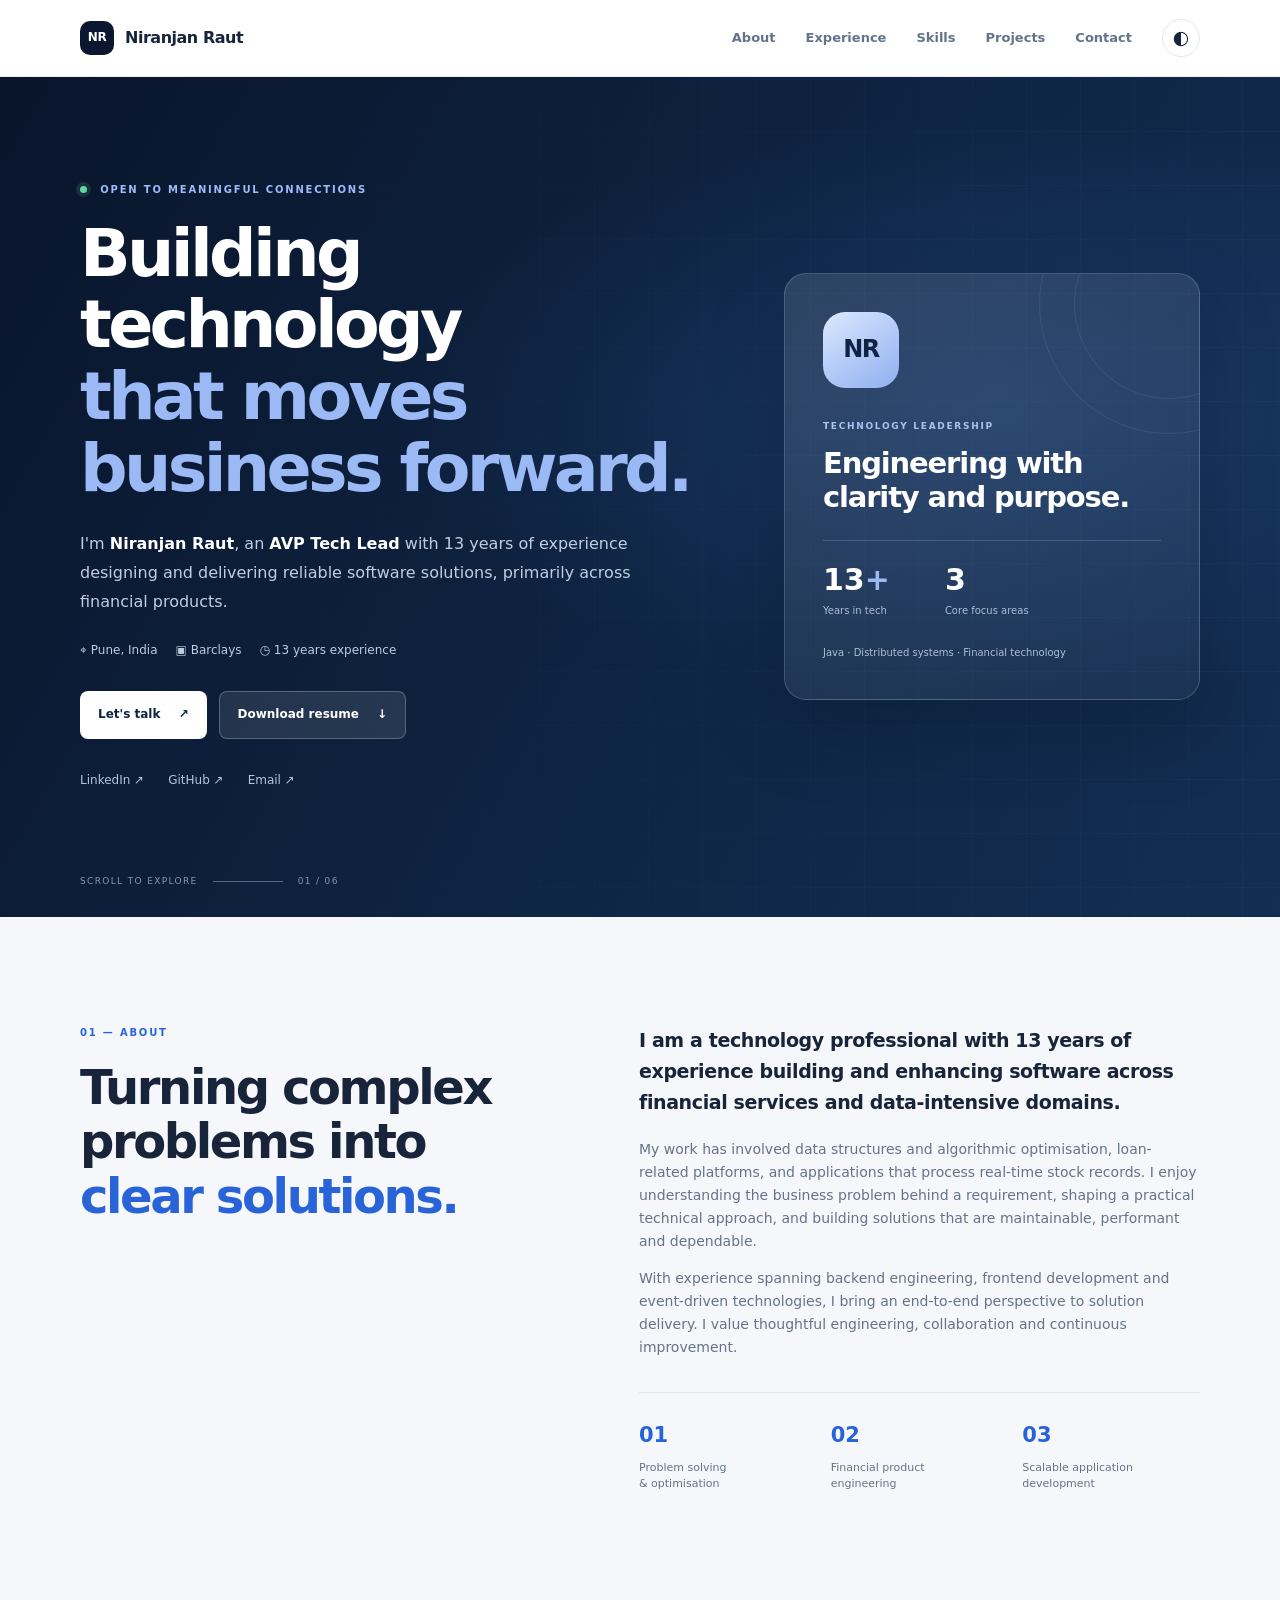
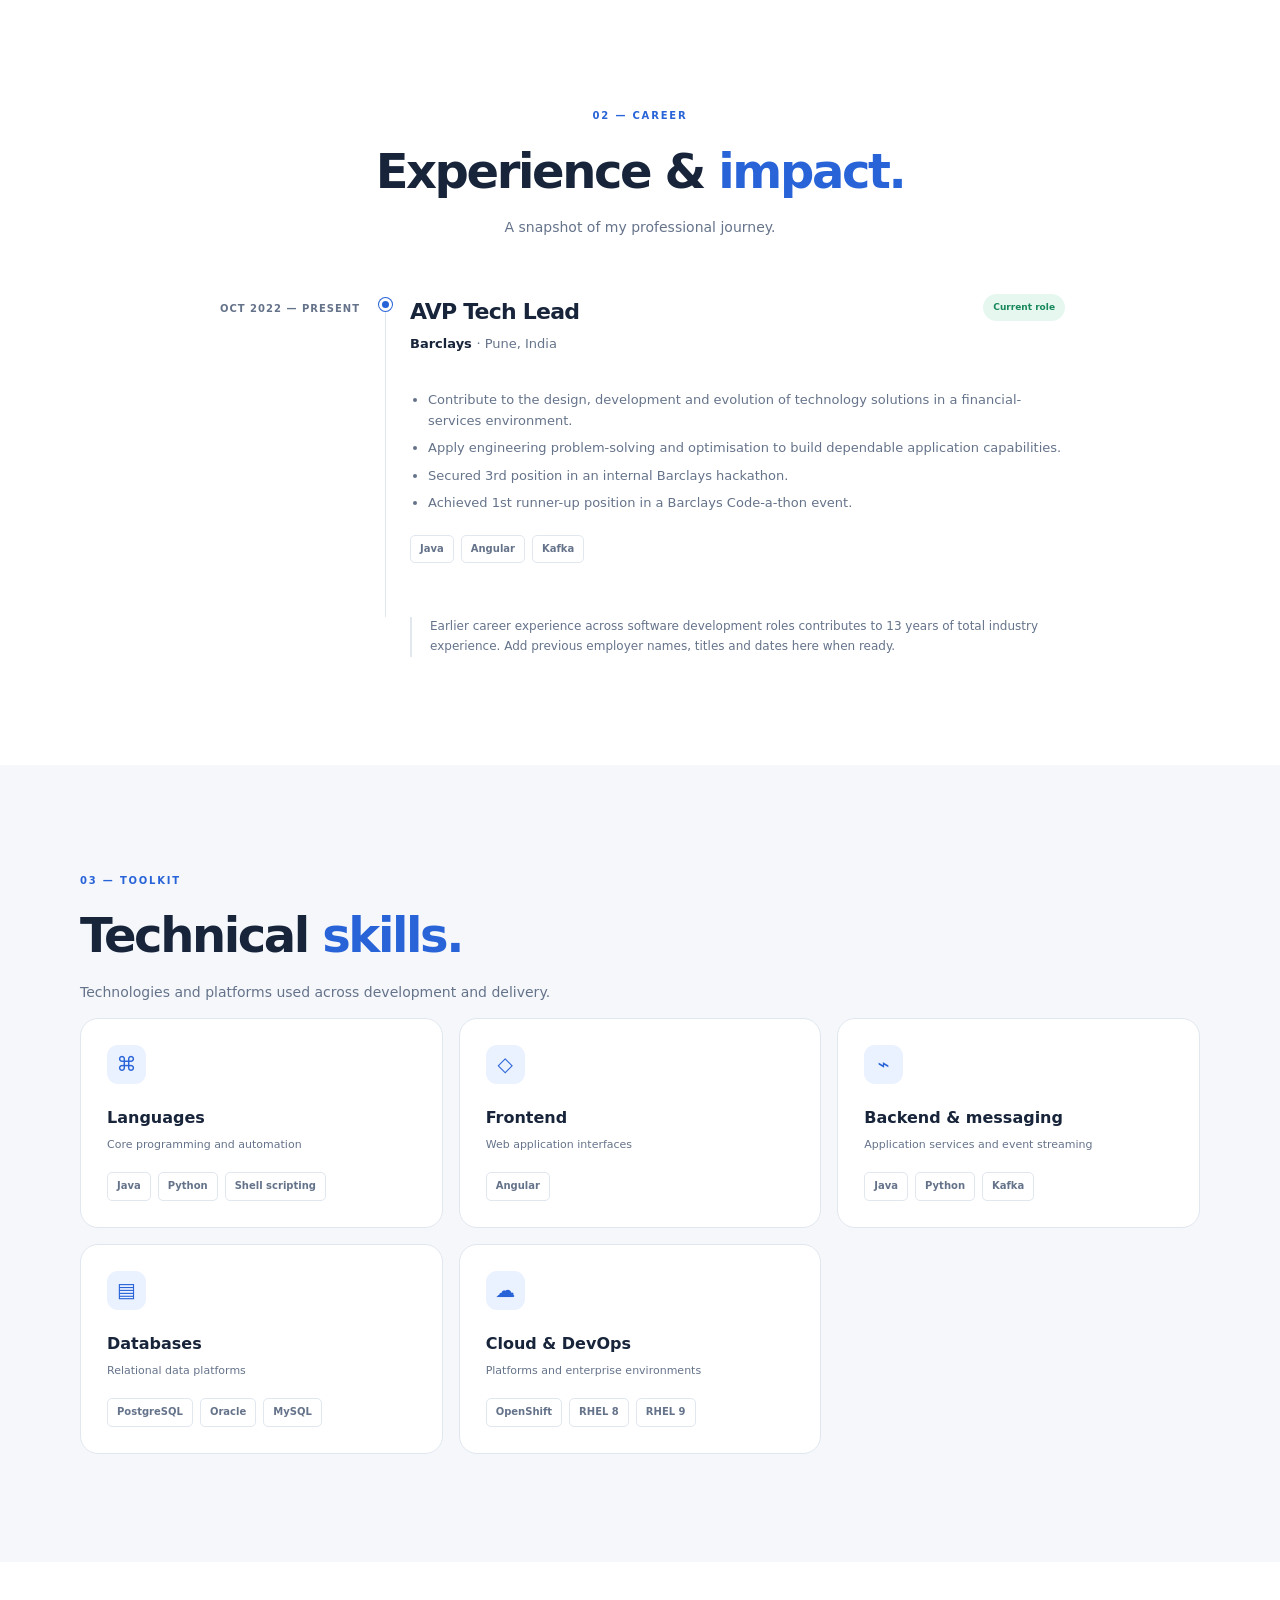
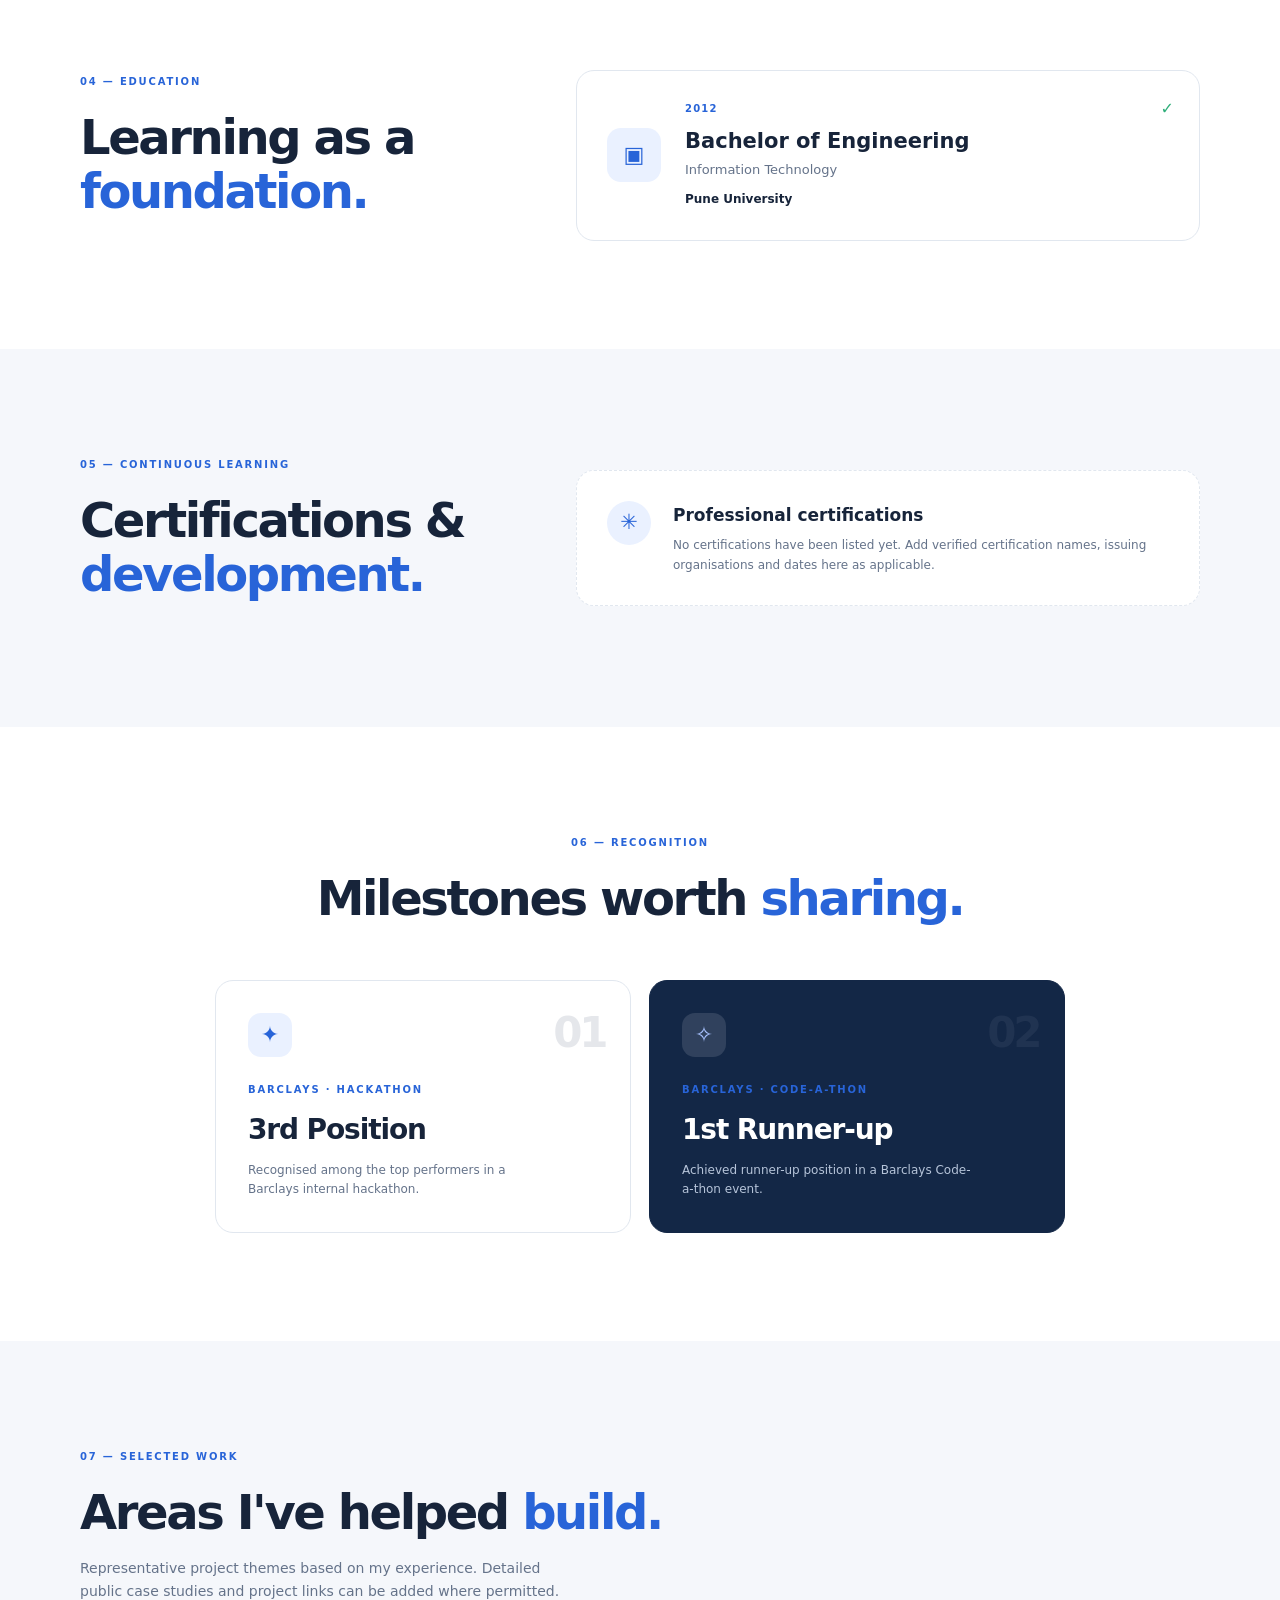
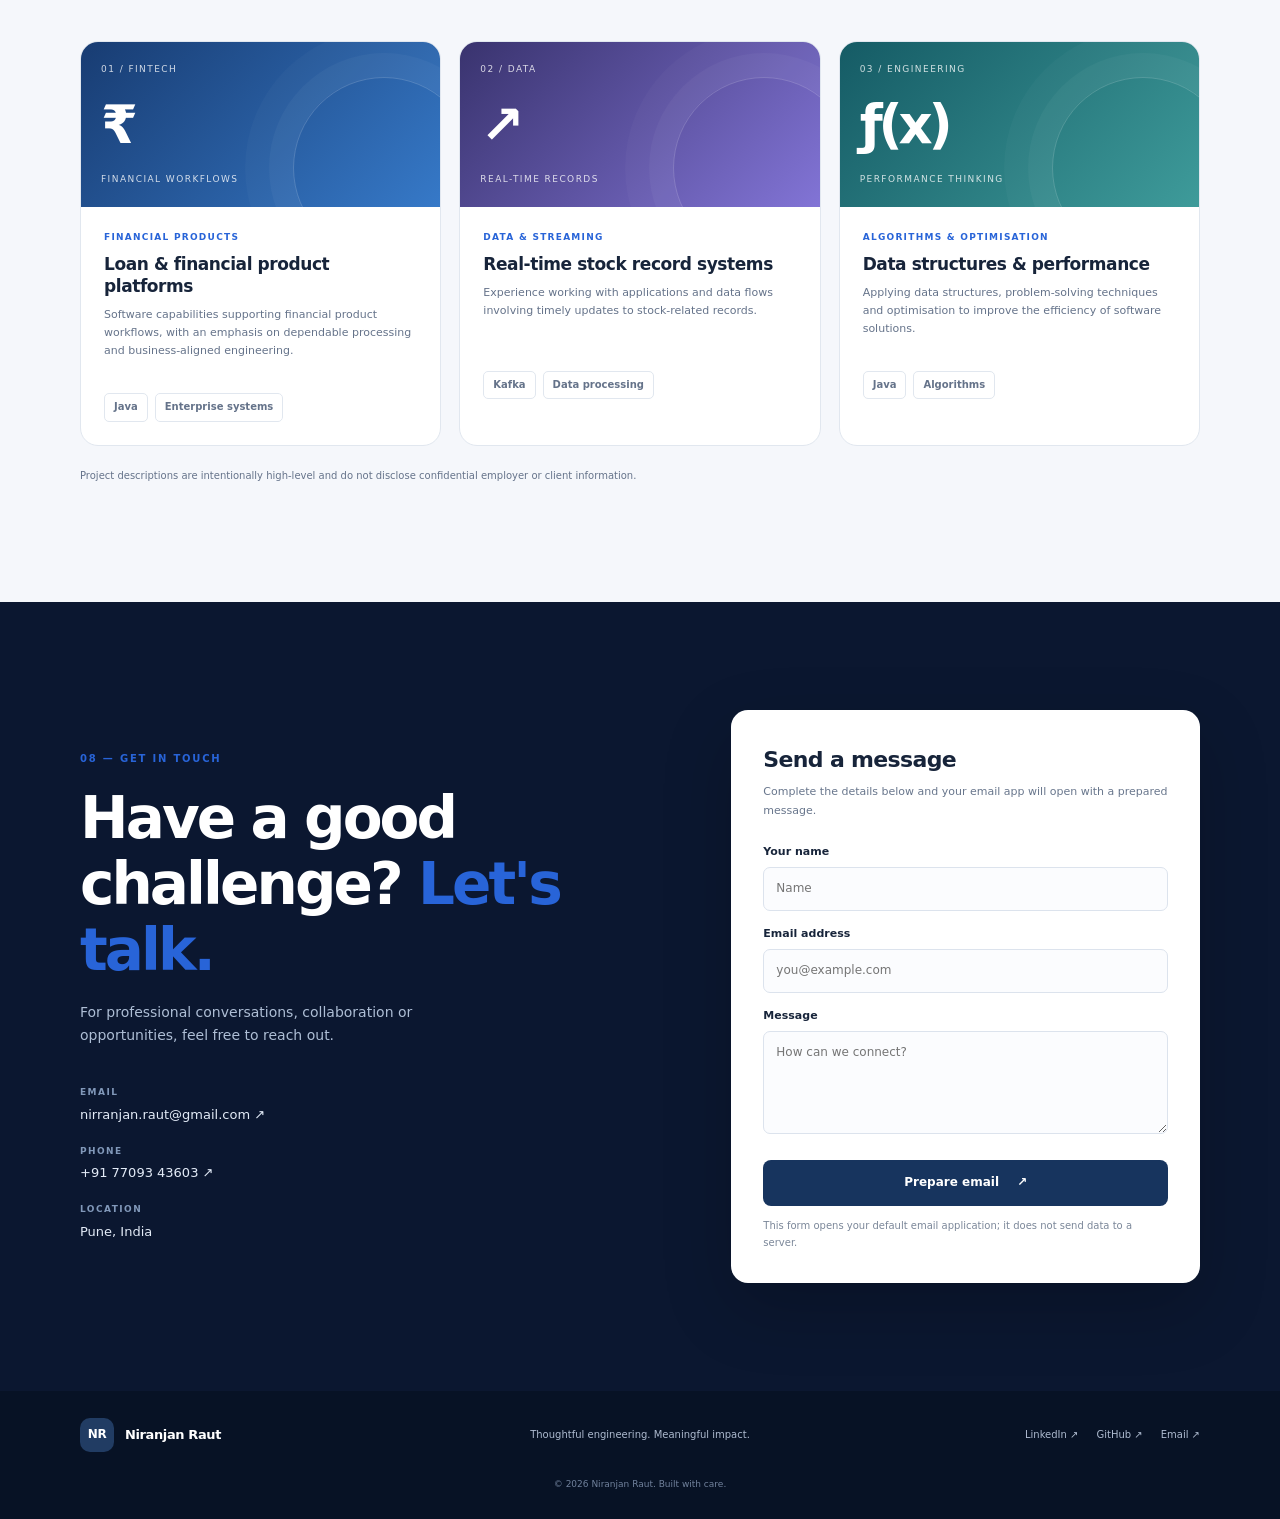
<file: index.html>
<!doctype html>
<html lang="en">
<head>
  <meta charset="utf-8">
  <meta name="viewport" content="width=device-width, initial-scale=1">
  <meta name="theme-color" content="#0b1730">
  <title>Niranjan Raut | AVP Tech Lead</title>
  <meta name="description" content="Portfolio of Niranjan Raut, AVP Tech Lead with 13 years of experience building financial technology solutions using Java, Angular, Kafka and more.">
  <meta property="og:type" content="website">
  <meta property="og:title" content="Niranjan Raut | AVP Tech Lead">
  <meta property="og:description" content="Technology leader with 13 years of experience in financial products, backend engineering and scalable applications.">
  <meta property="og:url" content="https://nirranjanraut.github.io/">
  <meta property="og:image" content="assets/og-preview.svg">
  <meta name="twitter:card" content="summary_large_image">
  <meta name="twitter:title" content="Niranjan Raut | AVP Tech Lead">
  <meta name="twitter:description" content="Technology leader with 13 years of experience in financial technology.">
  <link rel="icon" type="image/svg+xml" href="assets/favicon.svg">
  <link rel="stylesheet" href="styles.css">
  <script>document.documentElement.classList.add('js');</script>
</head>
<body>
  <a class="skip-link" href="#main">Skip to content</a>
  <header class="site-header">
    <nav class="nav container" aria-label="Main navigation">
      <a class="brand" href="#home" aria-label="Niranjan Raut home"><span class="brand-mark">NR</span><span>Niranjan Raut</span></a>
      <button class="menu-toggle" type="button" aria-label="Open navigation menu" aria-expanded="false" aria-controls="nav-links"><span></span><span></span><span></span></button>
      <div class="nav-links" id="nav-links">
        <a href="#about">About</a><a href="#experience">Experience</a><a href="#skills">Skills</a><a href="#projects">Projects</a><a href="#contact">Contact</a>
        <button class="theme-toggle" type="button" aria-label="Switch to dark mode" title="Toggle color theme"><span class="theme-icon" aria-hidden="true">◐</span></button>
      </div>
    </nav>
  </header>

  <main id="main">
    <section class="hero section" id="home">
      <div class="container hero-grid">
        <div class="hero-copy reveal">
          <p class="eyebrow"><span class="status-dot"></span> OPEN TO MEANINGFUL CONNECTIONS</p>
          <h1>Building technology<br><span>that moves business forward.</span></h1>
          <p class="hero-intro">I'm <strong>Niranjan Raut</strong>, an <strong>AVP Tech Lead</strong> with 13 years of experience designing and delivering reliable software solutions, primarily across financial products.</p>
          <div class="hero-meta"><span>⌖ Pune, India</span><span>▣ Barclays</span><span>◷ 13 years experience</span></div>
          <div class="button-row">
            <a class="btn btn-primary" href="#contact">Let's talk <span aria-hidden="true">↗</span></a>
            <button class="btn btn-secondary" id="print-resume" type="button">Download resume <span aria-hidden="true">↓</span></button>
          </div>
          <div class="social-row" aria-label="Social profiles">
            <a href="https://www.linkedin.com/in/nirranjanraut/" target="_blank" rel="noopener noreferrer">LinkedIn ↗</a>
            <a href="https://github.com/nirranjanraut" target="_blank" rel="noopener noreferrer">GitHub ↗</a>
            <a href="mailto:nirranjan.raut@gmail.com">Email ↗</a>
          </div>
        </div>
        <aside class="hero-card reveal" aria-label="Professional profile snapshot">
          <div class="card-orbit orbit-one"></div><div class="card-orbit orbit-two"></div>
          <div class="profile-monogram">NR</div>
          <p class="card-kicker">TECHNOLOGY LEADERSHIP</p>
          <h2>Engineering with<br>clarity and purpose.</h2>
          <div class="card-divider"></div>
          <div class="stat-grid"><div><strong>13<span>+</span></strong><small>Years in tech</small></div><div><strong>3</strong><small>Core focus areas</small></div></div>
          <p class="card-foot">Java · Distributed systems · Financial technology</p>
        </aside>
      </div>
      <div class="hero-bottom container"><span>SCROLL TO EXPLORE</span><span class="scroll-line"></span><span>01 / 06</span></div>
    </section>

    <section class="section section-light" id="about">
      <div class="container two-column">
        <div class="section-heading reveal"><p class="eyebrow">01 — ABOUT</p><h2>Turning complex<br>problems into <em>clear solutions.</em></h2></div>
        <div class="about-copy reveal">
          <p class="lead">I am a technology professional with 13 years of experience building and enhancing software across financial services and data-intensive domains.</p>
          <p>My work has involved data structures and algorithmic optimisation, loan-related platforms, and applications that process real-time stock records. I enjoy understanding the business problem behind a requirement, shaping a practical technical approach, and building solutions that are maintainable, performant and dependable.</p>
          <p>With experience spanning backend engineering, frontend development and event-driven technologies, I bring an end-to-end perspective to solution delivery. I value thoughtful engineering, collaboration and continuous improvement.</p>
          <div class="about-highlights"><div><strong>01</strong><span>Problem solving<br>& optimisation</span></div><div><strong>02</strong><span>Financial product<br>engineering</span></div><div><strong>03</strong><span>Scalable application<br>development</span></div></div>
        </div>
      </div>
    </section>

    <section class="section" id="experience">
      <div class="container">
        <div class="section-heading centered reveal"><p class="eyebrow">02 — CAREER</p><h2>Experience & <em>impact.</em></h2><p>A snapshot of my professional journey.</p></div>
        <div class="timeline">
          <article class="timeline-item reveal">
            <div class="timeline-date">OCT 2022 — PRESENT</div>
            <div class="timeline-marker"></div>
            <div class="timeline-content">
              <div class="experience-top"><div><h3>AVP Tech Lead</h3><p class="company">Barclays <span>· Pune, India</span></p></div><span class="current-pill">Current role</span></div>
              <ul><li>Contribute to the design, development and evolution of technology solutions in a financial-services environment.</li><li>Apply engineering problem-solving and optimisation to build dependable application capabilities.</li><li>Secured 3rd position in an internal Barclays hackathon.</li><li>Achieved 1st runner-up position in a Barclays Code-a-thon event.</li></ul>
              <div class="tag-list"><span>Java</span><span>Angular</span><span>Kafka</span></div>
            </div>
          </article>
          <p class="timeline-note">Earlier career experience across software development roles contributes to 13 years of total industry experience. Add previous employer names, titles and dates here when ready.</p>
        </div>
      </div>
    </section>

    <section class="section section-light" id="skills">
      <div class="container">
        <div class="section-heading reveal"><p class="eyebrow">03 — TOOLKIT</p><h2>Technical <em>skills.</em></h2><p>Technologies and platforms used across development and delivery.</p></div>
        <div class="skills-grid">
          <article class="skill-card reveal"><div class="skill-icon" aria-hidden="true">⌘</div><h3>Languages</h3><p>Core programming and automation</p><div class="tag-list"><span>Java</span><span>Python</span><span>Shell scripting</span></div></article>
          <article class="skill-card reveal"><div class="skill-icon" aria-hidden="true">◇</div><h3>Frontend</h3><p>Web application interfaces</p><div class="tag-list"><span>Angular</span></div></article>
          <article class="skill-card reveal"><div class="skill-icon" aria-hidden="true">⌁</div><h3>Backend & messaging</h3><p>Application services and event streaming</p><div class="tag-list"><span>Java</span><span>Python</span><span>Kafka</span></div></article>
          <article class="skill-card reveal"><div class="skill-icon" aria-hidden="true">▤</div><h3>Databases</h3><p>Relational data platforms</p><div class="tag-list"><span>PostgreSQL</span><span>Oracle</span><span>MySQL</span></div></article>
          <article class="skill-card reveal"><div class="skill-icon" aria-hidden="true">☁</div><h3>Cloud & DevOps</h3><p>Platforms and enterprise environments</p><div class="tag-list"><span>OpenShift</span><span>RHEL 8</span><span>RHEL 9</span></div></article>
        </div>
      </div>
    </section>

    <section class="section" id="education">
      <div class="container education-layout">
        <div class="section-heading reveal"><p class="eyebrow">04 — EDUCATION</p><h2>Learning as a<br><em>foundation.</em></h2></div>
        <article class="education-card reveal"><div class="education-icon" aria-hidden="true">▣</div><div><p class="education-year">2012</p><h3>Bachelor of Engineering</h3><p class="degree">Information Technology</p><p class="institution">Pune University</p></div><span class="education-check" aria-hidden="true">✓</span></article>
      </div>
    </section>

    <section class="section section-light" id="certifications">
      <div class="container cert-layout">
        <div class="section-heading reveal"><p class="eyebrow">05 — CONTINUOUS LEARNING</p><h2>Certifications &<br><em>development.</em></h2></div>
        <div class="cert-placeholder reveal"><span class="cert-symbol" aria-hidden="true">✳</span><div><h3>Professional certifications</h3><p>No certifications have been listed yet. Add verified certification names, issuing organisations and dates here as applicable.</p></div></div>
      </div>
    </section>

    <section class="section" id="achievements">
      <div class="container">
        <div class="section-heading centered reveal"><p class="eyebrow">06 — RECOGNITION</p><h2>Milestones worth <em>sharing.</em></h2></div>
        <div class="achievement-grid">
          <article class="achievement-card reveal"><span class="achievement-number">01</span><span class="achievement-award" aria-hidden="true">✦</span><p class="eyebrow">BARCLAYS · HACKATHON</p><h3>3rd Position</h3><p>Recognised among the top performers in a Barclays internal hackathon.</p></article>
          <article class="achievement-card featured reveal"><span class="achievement-number">02</span><span class="achievement-award" aria-hidden="true">✧</span><p class="eyebrow">BARCLAYS · CODE-A-THON</p><h3>1st Runner-up</h3><p>Achieved runner-up position in a Barclays Code-a-thon event.</p></article>
        </div>
      </div>
    </section>

    <section class="section section-light" id="projects">
      <div class="container">
        <div class="section-heading reveal"><p class="eyebrow">07 — SELECTED WORK</p><h2>Areas I've helped <em>build.</em></h2><p>Representative project themes based on my experience. Detailed public case studies and project links can be added where permitted.</p></div>
        <div class="projects-grid">
          <article class="project-card reveal"><div class="project-visual visual-blue"><span>01 / FINTECH</span><b>₹</b><i>FINANCIAL WORKFLOWS</i></div><div class="project-body"><p class="project-type">FINANCIAL PRODUCTS</p><h3>Loan & financial product platforms</h3><p>Software capabilities supporting financial product workflows, with an emphasis on dependable processing and business-aligned engineering.</p><div class="tag-list"><span>Java</span><span>Enterprise systems</span></div></div></article>
          <article class="project-card reveal"><div class="project-visual visual-violet"><span>02 / DATA</span><b>↗</b><i>REAL-TIME RECORDS</i></div><div class="project-body"><p class="project-type">DATA & STREAMING</p><h3>Real-time stock record systems</h3><p>Experience working with applications and data flows involving timely updates to stock-related records.</p><div class="tag-list"><span>Kafka</span><span>Data processing</span></div></div></article>
          <article class="project-card reveal"><div class="project-visual visual-teal"><span>03 / ENGINEERING</span><b>ƒ(x)</b><i>PERFORMANCE THINKING</i></div><div class="project-body"><p class="project-type">ALGORITHMS & OPTIMISATION</p><h3>Data structures & performance</h3><p>Applying data structures, problem-solving techniques and optimisation to improve the efficiency of software solutions.</p><div class="tag-list"><span>Java</span><span>Algorithms</span></div></div></article>
        </div>
        <p class="project-disclaimer">Project descriptions are intentionally high-level and do not disclose confidential employer or client information.</p>
      </div>
    </section>

    <section class="section contact-section" id="contact">
      <div class="container contact-grid">
        <div class="section-heading reveal"><p class="eyebrow">08 — GET IN TOUCH</p><h2>Have a good<br>challenge? <em>Let's talk.</em></h2><p>For professional conversations, collaboration or opportunities, feel free to reach out.</p>
          <div class="contact-details"><a href="mailto:nirranjan.raut@gmail.com"><span>EMAIL</span>nirranjan.raut@gmail.com ↗</a><a href="tel:+917709343603"><span>PHONE</span>+91 77093 43603 ↗</a><div><span>LOCATION</span>Pune, India</div></div>
        </div>
        <form class="contact-form reveal" id="contact-form">
          <h3>Send a message</h3><p>Complete the details below and your email app will open with a prepared message.</p>
          <label for="name">Your name</label><input id="name" name="name" type="text" autocomplete="name" placeholder="Name" required>
          <label for="email">Email address</label><input id="email" name="email" type="email" autocomplete="email" placeholder="you@example.com" required>
          <label for="message">Message</label><textarea id="message" name="message" rows="4" placeholder="How can we connect?" required></textarea>
          <button class="btn btn-primary form-submit" type="submit">Prepare email <span aria-hidden="true">↗</span></button>
          <p class="form-note" id="form-note" aria-live="polite">This form opens your default email application; it does not send data to a server.</p>
        </form>
      </div>
    </section>
  </main>

  <footer class="site-footer"><div class="container footer-inner"><a class="brand footer-brand" href="#home"><span class="brand-mark">NR</span><span>Niranjan Raut</span></a><p>Thoughtful engineering. Meaningful impact.</p><div class="footer-links"><a href="https://www.linkedin.com/in/nirranjanraut/" target="_blank" rel="noopener noreferrer" aria-label="LinkedIn profile">LinkedIn ↗</a><a href="https://github.com/nirranjanraut" target="_blank" rel="noopener noreferrer" aria-label="GitHub profile">GitHub ↗</a><a href="mailto:nirranjan.raut@gmail.com">Email ↗</a></div><small>© <span id="year"></span> Niranjan Raut. Built with care.</small></div></footer>
  <script src="script.js"></script>
</body>
</html>
</file>
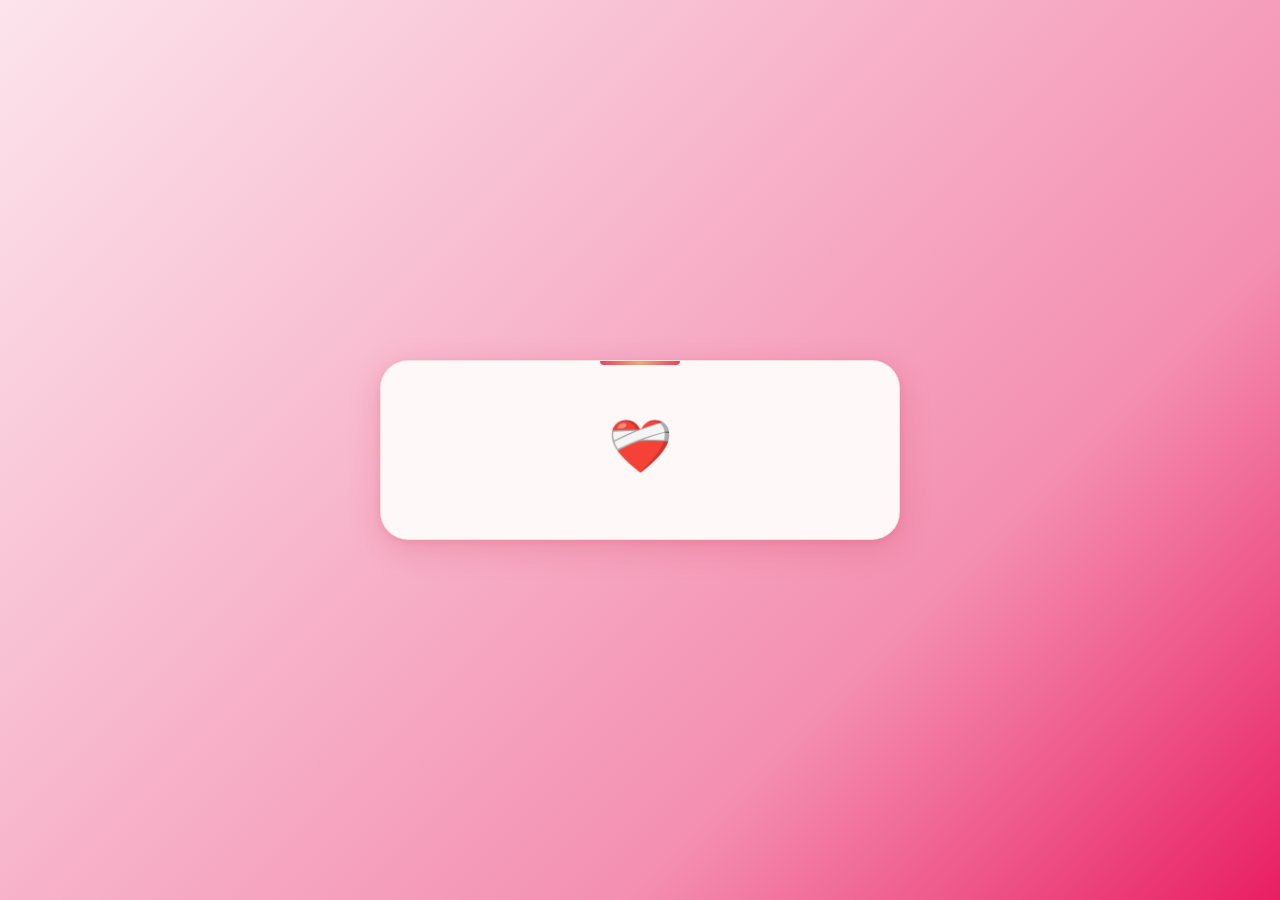
<file: sorry.html>
<!DOCTYPE html>
<html lang="en">
<head>
  <meta charset="UTF-8" />
  <meta name="viewport" content="width=device-width, initial-scale=1.0"/>
  <title>💕</title>
  <link href="https://fonts.googleapis.com/css2?family=Playfair+Display:ital,wght@0,400;0,700;1,400&family=Lato:wght@300;400;700&display=swap" rel="stylesheet"/>
  <style>
    :root {
      --rose:        #e8445a;
      --deep-rose:   #c0294a;
      --blush:       #f7c5cf;
      --petal:       #fde8ec;
      --ivory:       #fff8f9;
      --mauve:       #9c4a5c;
      --dark:        #3b1a22;
      --gold:        #e8a87c;
    }

    *, *::before, *::after { box-sizing: border-box; margin: 0; padding: 0; }

    body {
      min-height: 100vh;
      background: linear-gradient(135deg, #fce4ec 0%, #f8bbd0 35%, #f48fb1 70%, #e91e63 100%);
      display: flex;
      align-items: center;
      justify-content: center;
      font-family: 'Lato', sans-serif;
      overflow: hidden;
      position: relative;
    }

    /* ── Floating hearts background ── */
    .heart-bg { position: fixed; inset: 0; pointer-events: none; z-index: 0; overflow: hidden; }
    .heart-bg span {
      position: absolute;
      font-size: clamp(12px, 2vw, 24px);
      opacity: 0;
      animation: floatUp linear infinite;
      bottom: -60px;
    }
    @keyframes floatUp {
      0%   { transform: translateY(0) rotate(0deg) scale(0.8);  opacity: 0; }
      10%  { opacity: 0.6; }
      90%  { opacity: 0.3; }
      100% { transform: translateY(-110vh) rotate(360deg) scale(1.2); opacity: 0; }
    }

    /* ── Card ── */
    .card {
      position: relative;
      z-index: 10;
      background: var(--ivory);
      border-radius: 28px;
      padding: 52px 48px 44px;
      width: min(520px, 92vw);
      box-shadow:
        0 8px 32px rgba(196, 30, 60, 0.18),
        0 2px 8px  rgba(196, 30, 60, 0.10),
        inset 0 1px 0 rgba(255,255,255,0.9);
      text-align: center;
      animation: cardIn 0.8s cubic-bezier(0.34,1.56,0.64,1) both;
      border: 1.5px solid rgba(232, 68, 90, 0.15);
    }
    @keyframes cardIn {
      from { opacity: 0; transform: translateY(60px) scale(0.88); }
      to   { opacity: 1; transform: translateY(0)   scale(1);    }
    }

    /* decorative top ribbon */
    .card::before {
      content: '';
      position: absolute;
      top: 0; left: 50%;
      transform: translateX(-50%);
      width: 80px; height: 4px;
      background: linear-gradient(90deg, var(--rose), var(--gold), var(--rose));
      border-radius: 0 0 4px 4px;
    }

    .card-icon {
      font-size: 52px;
      margin-bottom: 18px;
      display: block;
      animation: pulse 1.6s ease-in-out infinite;
    }
    @keyframes pulse {
      0%,100% { transform: scale(1);    }
      50%      { transform: scale(1.12); }
    }

    .card-eyebrow {
      font-family: 'Lato', sans-serif;
      font-weight: 300;
      font-size: 11px;
      letter-spacing: 3px;
      text-transform: uppercase;
      color: var(--mauve);
      margin-bottom: 10px;
    }

    .card-title {
      font-family: 'Playfair Display', serif;
      font-size: clamp(22px, 4vw, 30px);
      font-weight: 700;
      color: var(--dark);
      line-height: 1.3;
      margin-bottom: 10px;
    }
    .card-title em {
      font-style: italic;
      color: var(--rose);
    }

    .card-sub {
      font-size: 13px;
      color: #a07080;
      margin-bottom: 36px;
      font-weight: 300;
    }

    /* ── Button row ── */
    .btn-row {
      display: flex;
      gap: 16px;
      justify-content: center;
      flex-wrap: wrap;
      min-height: 56px;
      position: relative;
    }

    /* shared button base */
    .btn {
      padding: 14px 36px;
      border: none;
      border-radius: 50px;
      font-family: 'Lato', sans-serif;
      font-size: 15px;
      font-weight: 700;
      cursor: pointer;
      letter-spacing: 0.5px;
      transition: transform 0.18s, box-shadow 0.18s;
    }

    /* YES – the shy one */
    .btn-no {
      background: linear-gradient(135deg, #fff0f3, #fce4ec);
      color: var(--rose);
      border: 2px solid var(--blush);
      box-shadow: 0 2px 12px rgba(232,68,90,0.10);
      position: relative;      /* detached from flow so it can move freely */
      z-index: 200;
      transition: left 0.08s, top 0.08s, right 0.08s, bottom 0.08s;
      white-space: nowrap;
    }
    .btn-no:hover { cursor: not-allowed; }

    /* YES – the confident one */
    .btn-yes {
      background: linear-gradient(135deg, var(--rose), var(--deep-rose));
      color: #fff;
      box-shadow: 0 6px 20px rgba(232,68,90,0.40);
    }
    .btn-yes:hover {
      transform: translateY(-3px) scale(1.04);
      box-shadow: 0 10px 28px rgba(232,68,90,0.50);
    }
    .btn-yes:active { transform: translateY(0) scale(0.97); }

    /* divider */
    .divider {
      display: flex; align-items: center; gap: 12px;
      margin: 28px 0 0;
      color: #d4a0ac;
      font-size: 11px;
      letter-spacing: 1px;
    }
    .divider::before, .divider::after {
      content: '';
      flex: 1;
      height: 1px;
      background: linear-gradient(90deg, transparent, #f0c0cc, transparent);
    }

    /* ── Popup overlay ── */
    .overlay {
      position: fixed; inset: 0; z-index: 500;
      background: rgba(60, 10, 25, 0.55);
      backdrop-filter: blur(6px);
      display: flex; align-items: center; justify-content: center;
      opacity: 0; pointer-events: none;
      transition: opacity 0.35s;
    }
    .overlay.show { opacity: 1; pointer-events: all; }

    .popup {
      background: var(--ivory);
      border-radius: 24px;
      padding: 44px 40px 36px;
      width: min(400px, 88vw);
      text-align: center;
      box-shadow: 0 24px 60px rgba(196,30,60,0.28);
      transform: scale(0.82) translateY(30px);
      transition: transform 0.4s cubic-bezier(0.34,1.56,0.64,1);
      border: 1.5px solid rgba(232,68,90,0.12);
      position: relative;
    }
    .overlay.show .popup { transform: scale(1) translateY(0); }

    .popup-icon  { font-size: 48px; margin-bottom: 16px; display: block; animation: spin 0.6s 0.3s both; }
    @keyframes spin {
      from { transform: rotate(-20deg) scale(0.6); }
      to   { transform: rotate(0deg)   scale(1);   }
    }

    .popup-title {
      font-family: 'Playfair Display', serif;
      font-size: 24px; font-weight: 700;
      color: var(--dark); margin-bottom: 12px;
    }

    .popup-body {
      font-size: 14px; line-height: 1.7;
      color: #8a5060; margin-bottom: 28px;
      font-weight: 300;
    }
    .popup-body strong { color: var(--rose); font-weight: 700; }

    .btn-agree {
      background: linear-gradient(135deg, var(--rose), var(--deep-rose));
      color: #fff;
      padding: 13px 48px;
      border-radius: 50px;
      font-family: 'Lato', sans-serif;
      font-size: 15px; font-weight: 700;
      border: none; cursor: pointer;
      box-shadow: 0 6px 20px rgba(232,68,90,0.38);
      transition: transform 0.18s, box-shadow 0.18s;
      letter-spacing: 0.5px;
    }
    .btn-agree:hover {
      transform: translateY(-3px) scale(1.05);
      box-shadow: 0 12px 30px rgba(232,68,90,0.48);
    }
    .btn-agree:active { transform: scale(0.96); }

    .popup-confetti {
      position: absolute; top: -10px; left: 50%;
      transform: translateX(-50%);
      font-size: 22px; pointer-events: none;
      animation: confettiFall 1.4s 0.4s both;
    }
    @keyframes confettiFall {
      from { opacity: 0; top: -40px; }
      60%  { opacity: 1; }
      to   { opacity: 0; top: 10px;  }
    }

    /* mobile touch hint */
    .hint {
      font-size: 11px; color: #c09aaa;
      margin-top: 24px; letter-spacing: 0.5px;
    }
  </style>
</head>
<body>

<!-- Floating hearts background -->
<div class="heart-bg" id="heartBg"></div>

<!-- Main card -->
<div class="card">
  <span class="card-icon">❤️‍🩹</span>
</div>

<script>
  /* ── 1. Floating hearts ── */
  //const HEARTS = ['💗','💓','💕','💞','🌸','✨','🌹','💝','🩷'];
  const HEARTS = ['🫴🏻','🚘','☕️','😰','🥺','🤕','😢','💔','❤️‍🩹'];
  const bg = document.getElementById('heartBg');
  for (let i = 0; i < 28; i++) {
    const s = document.createElement('span');
    s.textContent = HEARTS[Math.floor(Math.random() * HEARTS.length)];
    s.style.left       = Math.random() * 100 + 'vw';
    s.style.fontSize   = (10 + Math.random() * 22) + 'px';
    s.style.animationDuration  = (6 + Math.random() * 12) + 's';
    s.style.animationDelay     = (Math.random() * 10) + 's';
    bg.appendChild(s);
  }
</script>
</body>
</html>
</file>
<file: styles.css>
@import url('data:text/css,');
:root{color-scheme:light;--navy:#0b1730;--navy-2:#132746;--blue:#2864d8;--blue-light:#eaf1ff;--ink:#17243a;--muted:#65738a;--line:#e1e7ef;--paper:#fff;--soft:#f5f7fb;--card:#fff;--shadow:0 18px 55px rgba(19,39,70,.09);--radius:18px}
:root[data-theme="dark"]{color-scheme:dark;--navy:#070e1d;--navy-2:#101d34;--blue:#83aaff;--blue-light:#182c4e;--ink:#eaf0fa;--muted:#a6b2c5;--line:#293750;--paper:#0d1729;--soft:#111f34;--card:#14223a;--shadow:0 18px 55px rgba(0,0,0,.2)}
*{box-sizing:border-box}html{scroll-behavior:smooth;scroll-padding-top:88px}body{margin:0;background:var(--paper);color:var(--ink);font-family:Inter,ui-sans-serif,system-ui,-apple-system,BlinkMacSystemFont,"Segoe UI",sans-serif;line-height:1.65;-webkit-font-smoothing:antialiased}a{color:inherit;text-decoration:none}button,input,textarea{font:inherit}button,a{-webkit-tap-highlight-color:transparent}a:focus-visible,button:focus-visible,input:focus-visible,textarea:focus-visible{outline:3px solid #77a2ff;outline-offset:3px}.container{width:min(1120px,calc(100% - 48px));margin-inline:auto}.section{padding:108px 0}.section-light{background:var(--soft)}.skip-link{position:absolute;top:-60px;left:16px;background:var(--blue);color:white;padding:10px 14px;border-radius:8px;z-index:100}.skip-link:focus{top:12px}
.site-header{position:sticky;top:0;z-index:50;background:color-mix(in srgb,var(--paper) 90%,transparent);backdrop-filter:blur(16px);border-bottom:1px solid color-mix(in srgb,var(--line) 75%,transparent)}.nav{height:76px;display:flex;align-items:center;justify-content:space-between}.brand{display:inline-flex;align-items:center;gap:11px;font-weight:750;letter-spacing:-.03em}.brand-mark{width:34px;height:34px;display:grid;place-items:center;border-radius:10px;background:var(--navy);color:white;font-size:12px;letter-spacing:-.04em}.nav-links{display:flex;align-items:center;gap:30px;font-size:13px;font-weight:650;color:var(--muted)}.nav-links>a{transition:color .2s}.nav-links>a:hover,.footer-links a:hover{color:var(--blue)}.theme-toggle,.menu-toggle{border:1px solid var(--line);background:var(--card);color:var(--ink);width:38px;height:38px;border-radius:50%;cursor:pointer}.theme-icon{font-size:19px}.menu-toggle{display:none}
.hero{background:radial-gradient(ellipse at 78% 40%,rgba(49,99,176,.28),transparent 42%),linear-gradient(120deg,#09152b,#102849 70%,#132e52);color:#fff;min-height:650px;padding:105px 0 28px;position:relative;overflow:hidden}.hero:after{content:"";position:absolute;inset:0;background-image:linear-gradient(rgba(255,255,255,.025) 1px,transparent 1px),linear-gradient(90deg,rgba(255,255,255,.025) 1px,transparent 1px);background-size:54px 54px;mask-image:linear-gradient(90deg,transparent,#000)}.hero-grid{display:grid;grid-template-columns:1.2fr .8fr;align-items:center;gap:80px;position:relative;z-index:1}.eyebrow{font-size:10px;letter-spacing:.18em;font-weight:800;color:var(--blue);margin:0 0 19px}.hero .eyebrow{color:#9dbbfa}.status-dot{display:inline-block;width:7px;height:7px;border-radius:50%;background:#66d7a1;margin-right:8px;box-shadow:0 0 0 4px rgba(102,215,161,.13)}h1,h2,h3,p{margin-top:0}h1{font-size:clamp(42px,5.2vw,67px);line-height:1.08;letter-spacing:-.055em;margin-bottom:25px;font-weight:760}h1 span{color:#9bb9f4}.hero-intro{font-size:16px;color:#c2cde0;max-width:590px;line-height:1.8}.hero-intro strong{color:white}.hero-meta{display:flex;flex-wrap:wrap;gap:18px;margin:25px 0 30px;color:#c0cce0;font-size:12px}.button-row{display:flex;gap:12px;flex-wrap:wrap}.btn{border:0;border-radius:8px;padding:13px 18px;display:inline-flex;align-items:center;justify-content:center;gap:18px;font-size:12px;font-weight:750;cursor:pointer;transition:transform .2s,background .2s}.btn:hover{transform:translateY(-2px)}.btn-primary{background:#fff;color:#102343}.btn-primary:hover{background:#e8efff}.btn-secondary{background:rgba(255,255,255,.1);border:1px solid rgba(255,255,255,.24);color:#fff}.social-row{display:flex;gap:24px;margin-top:32px;font-size:12px;color:#b7c5dc}.social-row a:hover{color:#fff}.hero-card{min-height:360px;border:1px solid rgba(255,255,255,.18);border-radius:22px;background:linear-gradient(145deg,rgba(255,255,255,.12),rgba(255,255,255,.035));padding:38px;position:relative;overflow:hidden;box-shadow:0 30px 80px rgba(0,0,0,.18)}.profile-monogram{width:76px;height:76px;display:grid;place-items:center;border-radius:22px;background:linear-gradient(145deg,#dce8ff,#8eaff0);color:#102343;font-size:24px;font-weight:800;letter-spacing:-.06em;position:relative;z-index:1}.card-kicker{font-size:9px;letter-spacing:.19em;color:#a9c2ef;font-weight:800;margin:31px 0 12px}.hero-card h2{font-size:29px;line-height:1.2;letter-spacing:-.04em;margin-bottom:25px}.card-divider{height:1px;background:rgba(255,255,255,.17);margin-bottom:22px}.stat-grid{display:flex;gap:55px}.stat-grid strong{display:block;font-size:30px;line-height:1.1}.stat-grid strong span{color:#9bb9f4}.stat-grid small{font-size:10px;color:#aebed5}.card-foot{font-size:10px;color:#aebed5;margin:22px 0 0}.card-orbit{position:absolute;border:1px solid rgba(255,255,255,.08);border-radius:50%;width:260px;height:260px;right:-100px;top:-100px}.orbit-two{width:190px;height:190px;right:-65px;top:-65px}.hero-bottom{display:flex;align-items:center;gap:15px;color:#8398b8;font-size:9px;letter-spacing:.15em;margin-top:83px;position:relative;z-index:1}.scroll-line{width:70px;height:1px;background:#506789}
.two-column{display:grid;grid-template-columns:.9fr 1.1fr;gap:100px}.section-heading h2{font-size:clamp(34px,4vw,48px);line-height:1.13;letter-spacing:-.05em;margin-bottom:18px}.section-heading h2 em{font-style:normal;color:var(--blue)}.section-heading>p:not(.eyebrow){color:var(--muted);font-size:14px;max-width:500px}.lead{font-size:19px;line-height:1.65;letter-spacing:-.02em;font-weight:550}.about-copy>p:not(.lead){color:var(--muted);font-size:14px}.about-highlights{display:grid;grid-template-columns:repeat(3,1fr);gap:14px;margin-top:32px;padding-top:25px;border-top:1px solid var(--line)}.about-highlights div{display:flex;flex-direction:column;gap:8px}.about-highlights strong{font-size:21px;color:var(--blue)}.about-highlights span{font-size:11px;color:var(--muted);line-height:1.45}
.centered{text-align:center;margin:0 auto 55px}.centered>p:not(.eyebrow){margin-inline:auto}.timeline{max-width:850px;margin:0 auto;position:relative}.timeline:before{content:"";position:absolute;left:170px;top:7px;bottom:40px;width:1px;background:var(--line)}.timeline-item{display:grid;grid-template-columns:145px 1fr;gap:50px;position:relative;padding-bottom:20px}.timeline-date{text-align:right;color:var(--muted);font-size:10px;letter-spacing:.1em;font-weight:750;padding-top:7px}.timeline-marker{position:absolute;left:164px;top:4px;width:13px;height:13px;border:3px solid var(--paper);background:var(--blue);border-radius:50%;box-shadow:0 0 0 1px var(--blue)}.timeline-content{padding:0 0 34px 0}.experience-top{display:flex;justify-content:space-between;gap:20px;align-items:flex-start}.timeline-content h3{font-size:22px;letter-spacing:-.035em;margin-bottom:3px}.company{font-size:13px;font-weight:700;margin-bottom:18px}.company span{font-weight:450;color:var(--muted)}.current-pill{font-size:9px;font-weight:750;color:#16885b;background:#e6f7ef;border-radius:30px;padding:6px 10px;white-space:nowrap}.timeline-content ul{padding-left:18px;color:var(--muted);font-size:13px}.timeline-content li{padding:3px 0}.tag-list{display:flex;flex-wrap:wrap;gap:7px;margin-top:18px}.tag-list span{font-size:10px;font-weight:650;color:var(--muted);border:1px solid var(--line);padding:5px 9px;border-radius:5px}.timeline-note{margin:0 0 0 195px;color:var(--muted);font-size:12px;border-left:2px solid var(--line);padding:0 0 0 18px}
.skills-grid{display:grid;grid-template-columns:repeat(3,1fr);gap:16px}.skill-card{padding:26px;border:1px solid var(--line);border-radius:var(--radius);background:var(--card);transition:transform .2s,box-shadow .2s}.skill-card:hover,.project-card:hover{transform:translateY(-4px);box-shadow:var(--shadow)}.skill-icon{width:39px;height:39px;border-radius:11px;background:var(--blue-light);color:var(--blue);display:grid;place-items:center;font-size:20px;margin-bottom:21px}.skill-card h3{font-size:16px;margin-bottom:5px}.skill-card>p{font-size:11px;color:var(--muted);margin-bottom:0}
.education-layout,.cert-layout{display:grid;grid-template-columns:.8fr 1.2fr;gap:80px;align-items:center}.education-card{display:flex;align-items:center;gap:24px;padding:30px;border:1px solid var(--line);border-radius:var(--radius);position:relative;background:var(--card)}.education-icon{width:54px;height:54px;flex:none;border-radius:14px;background:var(--blue-light);color:var(--blue);display:grid;place-items:center;font-size:22px}.education-year{font-size:10px;color:var(--blue);font-weight:800;letter-spacing:.12em;margin-bottom:7px}.education-card h3{font-size:21px;margin-bottom:0}.degree{font-size:13px;color:var(--muted);margin:0}.institution{font-size:12px;font-weight:700;margin:10px 0 0}.education-check{position:absolute;right:25px;top:25px;color:#2eae79}
.cert-placeholder{display:flex;gap:22px;align-items:flex-start;padding:30px;border:1px dashed var(--line);border-radius:var(--radius);background:var(--card)}.cert-symbol{width:44px;height:44px;border-radius:50%;display:grid;place-items:center;background:var(--blue-light);color:var(--blue);font-size:21px;flex:none}.cert-placeholder h3{font-size:17px;margin-bottom:7px}.cert-placeholder p{font-size:12px;color:var(--muted);margin:0}
.achievement-grid{display:grid;grid-template-columns:1fr 1fr;gap:18px;max-width:850px;margin:auto}.achievement-card{position:relative;border:1px solid var(--line);border-radius:var(--radius);padding:32px;background:var(--card);overflow:hidden}.achievement-card.featured{background:var(--navy-2);color:white;border-color:var(--navy-2)}.achievement-number{position:absolute;right:25px;top:17px;font-size:42px;font-weight:800;letter-spacing:-.08em;color:color-mix(in srgb,var(--muted) 17%,transparent)}.achievement-award{display:grid;place-items:center;width:44px;height:44px;border-radius:13px;background:var(--blue-light);color:var(--blue);font-size:22px;margin-bottom:25px}.featured .achievement-award{background:rgba(255,255,255,.12);color:#a8c2ff}.achievement-card .eyebrow{margin-bottom:9px}.achievement-card h3{font-size:28px;letter-spacing:-.04em;margin-bottom:7px}.achievement-card>p:last-child{font-size:12px;color:var(--muted);max-width:300px;margin:0}.featured>p:last-child{color:#b6c4d9}
.projects-grid{display:grid;grid-template-columns:repeat(3,1fr);gap:18px;margin-top:38px}.project-card{border:1px solid var(--line);border-radius:var(--radius);overflow:hidden;background:var(--card);transition:transform .2s,box-shadow .2s}.project-visual{height:165px;padding:20px;position:relative;display:flex;flex-direction:column;justify-content:space-between;overflow:hidden;color:#fff}.visual-blue{background:linear-gradient(135deg,#183c72,#3679c8)}.visual-violet{background:linear-gradient(135deg,#39336e,#8274d6)}.visual-teal{background:linear-gradient(135deg,#155b65,#3e9b9a)}.project-visual:after{content:"";position:absolute;width:180px;height:180px;border:1px solid rgba(255,255,255,.18);border-radius:50%;right:-35px;top:35px;box-shadow:0 0 0 24px rgba(255,255,255,.035),0 0 0 48px rgba(255,255,255,.025)}.project-visual span,.project-visual i{font-size:9px;font-style:normal;letter-spacing:.16em;opacity:.8;z-index:1}.project-visual b{font-size:53px;line-height:1;letter-spacing:-.08em;z-index:1}.project-body{padding:23px}.project-type{font-size:9px;letter-spacing:.14em;color:var(--blue);font-weight:800;margin-bottom:8px}.project-body h3{font-size:17px;line-height:1.3;letter-spacing:-.025em;margin-bottom:9px}.project-body>p:not(.project-type){font-size:11px;color:var(--muted);min-height:72px;margin-bottom:0}.project-body .tag-list{margin-top:15px}.project-disclaimer{font-size:10px;color:var(--muted);margin-top:22px}
.contact-section{background:var(--navy);color:#fff}.contact-grid{display:grid;grid-template-columns:1fr .85fr;gap:100px;align-items:center}.contact-section .section-heading h2{font-size:clamp(40px,5vw,58px)}.contact-section .section-heading>p:not(.eyebrow){color:#aebed5;max-width:390px}.contact-details{display:grid;gap:18px;margin-top:38px}.contact-details a,.contact-details div{font-size:13px;color:#e3ebf7}.contact-details span{display:block;color:#8198b9;font-size:9px;letter-spacing:.16em;font-weight:800;margin-bottom:4px}.contact-form{background:#fff;color:#17243a;border-radius:17px;padding:32px;box-shadow:0 25px 70px rgba(0,0,0,.2)}.contact-form h3{font-size:22px;letter-spacing:-.03em;margin-bottom:5px}.contact-form>p{font-size:11px;color:#68768c;margin-bottom:23px}.contact-form label{display:block;font-size:11px;font-weight:700;margin:14px 0 6px}.contact-form input,.contact-form textarea{width:100%;border:1px solid #dce3ed;border-radius:7px;padding:11px 12px;color:#17243a;background:#fbfcfe;font-size:12px;resize:vertical}.contact-form input:focus,.contact-form textarea:focus{outline:2px solid #8fb0f5;border-color:transparent}.form-submit{width:100%;margin-top:18px;background:#17345e;color:white}.form-submit:hover{background:#24518c}.form-note{font-size:10px!important;margin:12px 0 0!important;color:#7b8799!important}
.site-footer{background:#071225;color:#aebbd0;padding:27px 0}.footer-inner{display:grid;grid-template-columns:1fr 1fr 1fr;align-items:center;gap:15px}.footer-brand{color:#fff;font-size:13px}.footer-brand .brand-mark{background:#213c63}.footer-inner>p{font-size:10px;margin:0;text-align:center}.footer-links{display:flex;justify-content:flex-end;gap:18px;font-size:10px}.footer-inner small{grid-column:1/-1;text-align:center;color:#71829d;font-size:9px;margin-top:10px}
.js .reveal{opacity:0;transform:translateY(18px);transition:opacity .65s ease,transform .65s ease}.js .reveal.is-visible{opacity:1;transform:translateY(0)}
@media(max-width:850px){.hero-grid{gap:35px}.hero-card{padding:28px}.two-column{gap:55px}.contact-grid{gap:45px}.education-layout,.cert-layout{gap:40px}.nav-links{gap:18px}.projects-grid{grid-template-columns:repeat(2,1fr)}}
@media(max-width:680px){.container{width:min(100% - 36px,520px)}.section{padding:76px 0}.nav{height:66px}.menu-toggle{display:flex;flex-direction:column;justify-content:center;align-items:center;gap:4px}.menu-toggle span{height:2px;width:15px;background:var(--ink);border-radius:2px}.nav-links{display:none;position:absolute;top:66px;left:0;right:0;background:var(--paper);padding:18px 24px 22px;border-bottom:1px solid var(--line);flex-direction:column;align-items:stretch;gap:0}.nav-links.open{display:flex}.nav-links>a{padding:11px 0}.theme-toggle{align-self:flex-start;margin-top:8px}.hero{padding:75px 0 25px;min-height:0}.hero-grid{grid-template-columns:1fr;gap:48px}.hero h1{font-size:clamp(42px,11vw,58px)}.hero-intro{font-size:14px}.hero-meta{gap:11px 16px;font-size:10px}.hero-card{min-height:320px;max-width:430px}.hero-bottom{margin-top:55px}.two-column,.education-layout,.cert-layout,.contact-grid{grid-template-columns:1fr;gap:30px}.section-heading h2{font-size:38px}.about-highlights{gap:8px}.about-highlights span{font-size:10px}.timeline:before{left:7px}.timeline-item{grid-template-columns:1fr;gap:10px;padding-left:30px}.timeline-date{text-align:left;padding:0}.timeline-marker{left:1px;top:3px}.timeline-content{padding-bottom:24px}.experience-top{flex-direction:column;gap:8px}.timeline-note{margin-left:30px}.skills-grid{grid-template-columns:1fr 1fr;gap:11px}.skill-card{padding:18px}.skill-card h3{font-size:14px}.skill-card>p{min-height:34px}.education-card{padding:22px}.education-card h3{font-size:18px}.cert-placeholder{padding:23px}.achievement-grid,.projects-grid{grid-template-columns:1fr}.project-body>p:not(.project-type){min-height:0}.contact-grid{gap:40px}.contact-form{padding:25px}.footer-inner{grid-template-columns:1fr 1fr}.footer-inner>p{display:none}.footer-links{gap:12px}.footer-inner small{margin-top:15px}}
@media(max-width:380px){.skills-grid{grid-template-columns:1fr}.button-row .btn{flex:1}.hero-meta{display:grid;grid-template-columns:1fr 1fr}}
@media(prefers-reduced-motion:reduce){html{scroll-behavior:auto}*,*:before,*:after{animation-duration:.01ms!important;animation-iteration-count:1!important;transition-duration:.01ms!important}.js .reveal{opacity:1;transform:none}}
@media print{.site-header,.hero-bottom,.button-row,.social-row,.contact-section,.site-footer,.menu-toggle,.theme-toggle{display:none!important}body{background:#fff!important;color:#17243a!important;font-size:10pt}.hero{background:#fff!important;color:#17243a!important;padding:20px 0 30px;min-height:0}.hero:after,.hero-card{display:none}.hero-grid{display:block}.hero .eyebrow,.hero-intro,.hero-meta{color:#43516a}.hero h1{font-size:30pt}.hero h1 span{color:#2864d8}.section{padding:25px 0;break-inside:avoid}.section-light{background:#fff!important}.section-heading h2{font-size:22pt}.two-column,.education-layout,.cert-layout{grid-template-columns:1fr 1fr;gap:30px}.skills-grid{grid-template-columns:repeat(3,1fr)}.projects-grid{grid-template-columns:repeat(3,1fr)}.project-visual{height:90px;print-color-adjust:exact}.achievement-card,.skill-card,.education-card,.project-card{break-inside:avoid;box-shadow:none}.timeline:before{left:130px}.timeline-item{grid-template-columns:110px 1fr;gap:40px}.timeline-marker{left:124px}.timeline-note{margin-left:150px}.tag-list span{color:#43516a}.js .reveal{opacity:1;transform:none}}
</file>
